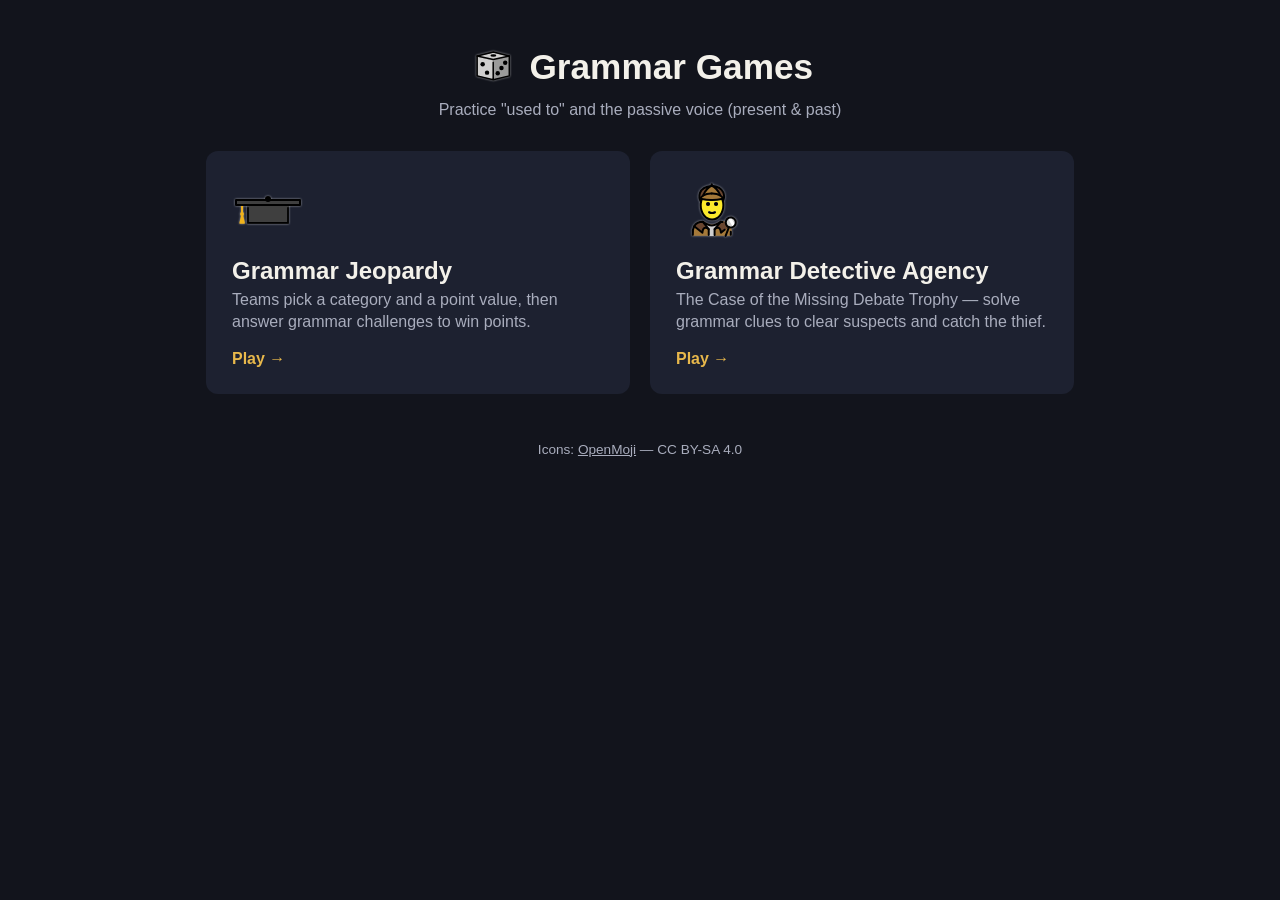
<file: index.html>
<!DOCTYPE html>
<html lang="en">
<head>
<meta charset="UTF-8">
<meta name="viewport" content="width=device-width, initial-scale=1.0">
<title>Grammar Games: Used To &amp; Passive Voice</title>
<style>
  :root {
    --bg: #12141c;
    --panel: #1d2130;
    --accent: #e8b84b;
    --text: #f3f1ea;
    --muted: #a9adbd;
    --radius: 12px;
  }
  * { box-sizing: border-box; }
  body {
    margin: 0;
    font-family: "Segoe UI", Verdana, Arial, sans-serif;
    background: var(--bg);
    color: var(--text);
    min-height: 100vh;
  }
  header { text-align: center; padding: 40px 16px 8px; }
  header h1 { margin: 0; font-size: 2.2rem; }
  header p { margin: 8px 0 0; color: var(--muted); }
  main {
    max-width: 900px;
    margin: 24px auto;
    padding: 0 16px;
    display: grid;
    grid-template-columns: repeat(auto-fit, minmax(260px, 1fr));
    gap: 20px;
  }
  .game-card {
    display: block;
    padding: 24px;
    background: var(--panel);
    border: 2px solid transparent;
    border-radius: var(--radius);
    color: inherit;
    text-decoration: none;
    transition: border-color 0.15s, transform 0.15s;
  }
  .game-card:hover, .game-card:focus-visible {
    border-color: var(--accent);
    transform: translateY(-2px);
    outline: none;
  }
  .game-card .icon img,
  .emoji { filter: drop-shadow(0 0 1px rgba(255, 255, 255, 0.55)); }
  .game-card .icon img { width: 72px; height: 72px; display: block; }
  .emoji { width: 1.5em; height: 1.5em; vertical-align: -0.4em; }
  footer { text-align: center; padding: 24px 16px; color: var(--muted); font-size: 0.85rem; }
  footer a { color: var(--muted); }
  .game-card h2 { margin: 8px 0 4px; }
  .game-card p { margin: 0; color: var(--muted); line-height: 1.4; }
  .game-card .play { display: inline-block; margin-top: 16px; color: var(--accent); font-weight: 600; }
</style>
</head>
<body>
  <header>
    <h1><img class="emoji" src="assets/openmoji/dice.svg" alt=""> Grammar Games</h1>
    <p>Practice "used to" and the passive voice (present &amp; past)</p>
  </header>

  <main>
    <a class="game-card" href="jeopardy/index.html">
      <div class="icon"><img src="assets/openmoji/graduation-cap.svg" alt=""></div>
      <h2>Grammar Jeopardy</h2>
      <p>Teams pick a category and a point value, then answer grammar challenges to win points.</p>
      <span class="play">Play →</span>
    </a>

    <a class="game-card" href="grammar-detective/index.html">
      <div class="icon"><img src="assets/openmoji/detective.svg" alt=""></div>
      <h2>Grammar Detective Agency</h2>
      <p>The Case of the Missing Debate Trophy — solve grammar clues to clear suspects and catch the thief.</p>
      <span class="play">Play →</span>
    </a>
  </main>

  <footer>Icons: <a href="https://openmoji.org/" target="_blank" rel="noopener">OpenMoji</a> — CC BY-SA 4.0</footer>
</body>
</html>
</file>
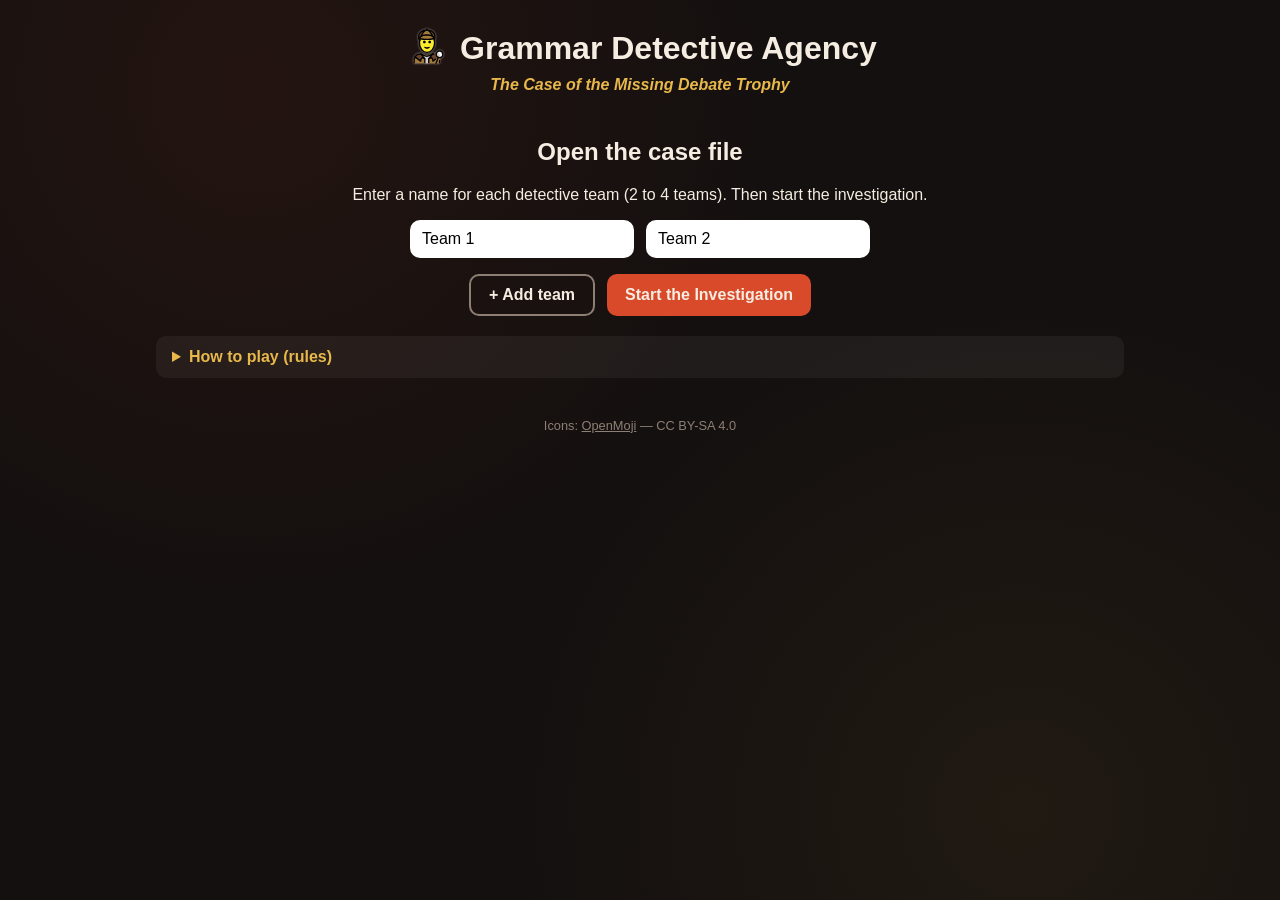
<file: grammar-detective/index.html>
<!DOCTYPE html>
<html lang="en">
<head>
<meta charset="UTF-8">
<meta name="viewport" content="width=device-width, initial-scale=1.0">
<title>Grammar Detective Agency: Used To &amp; Passive Voice</title>
<link rel="stylesheet" href="style.css">
</head>
<body>

  <header class="app-header">
    <h1><img class="emoji" src="../assets/openmoji/detective.svg" alt=""> Grammar Detective Agency</h1>
    <p class="subtitle">The Case of the Missing Debate Trophy</p>
  </header>

  <!-- SETUP SCREEN -->
  <section id="setup-screen" class="screen">
    <h2>Open the case file</h2>
    <p>Enter a name for each detective team (2 to 4 teams). Then start the investigation.</p>
    <div class="team-inputs" id="team-inputs">
      <input type="text" class="team-name-input" placeholder="Team 1 name" value="Team 1">
      <input type="text" class="team-name-input" placeholder="Team 2 name" value="Team 2">
    </div>
    <div class="setup-buttons">
      <button id="add-team-btn" class="btn secondary">+ Add team</button>
      <button id="start-game-btn" class="btn primary">Start the Investigation</button>
    </div>
    <details class="rules-details">
      <summary>How to play (rules)</summary>
      <ol>
        <li>Split the class into 2–4 detective teams.</li>
        <li>Read the case introduction and the list of suspects out loud.</li>
        <li>Read each grammar clue out loud, one at a time, in order.</li>
        <li>Teams try to answer using the correct grammar. Press "Reveal Answer" to check.</li>
        <li>Award the point to the team that answered correctly (or press "No one got it" — the clue unlocks either way, so the case keeps moving).</li>
        <li>Press "Next Clue" to continue. Each suspect has 2 clues — once both are revealed, watch the Suspects panel: that suspect turns <img class="emoji" src="../assets/openmoji/check.svg" alt=""> Cleared or <img class="emoji" src="../assets/openmoji/warning.svg" alt=""> Suspicious.</li>
        <li>When all 8 clues are unlocked, only one suspect should still be <img class="emoji" src="../assets/openmoji/warning.svg" alt=""> Suspicious. Click that suspect's card to close the case.</li>
        <li>The team that solves the case correctly wins 300 bonus points — but everyone can guess!</li>
      </ol>
    </details>
  </section>

  <!-- CASE SCREEN -->
  <section id="case-screen" class="screen hidden">
    <div class="scoreboard" id="scoreboard"></div>

    <div class="case-layout">
      <div class="case-main">
        <p class="progress-label" id="progress-label">Clue 1 of 8</p>

        <div class="clue-card">
          <p class="clue-category" id="clue-category"></p>
          <p class="clue-question" id="clue-question"></p>

          <button id="show-answer-btn" class="btn primary">Reveal Answer</button>

          <div id="answer-block" class="hidden">
            <p class="answer-label">Correct answer:</p>
            <p class="answer-text" id="answer-text"></p>

            <div id="award-section">
              <p class="award-label">Which team got it right?</p>
              <div id="award-buttons" class="award-buttons"></div>
              <button id="no-one-btn" class="btn secondary">No one got it</button>
            </div>

            <div id="unlock-block" class="unlock-block hidden">
              <p class="unlock-label"><img class="emoji" src="../assets/openmoji/unlock.svg" alt=""> New clue unlocked:</p>
              <p class="unlock-text" id="unlock-text"></p>
              <button id="next-clue-btn" class="btn primary">Next Clue</button>
            </div>
          </div>
        </div>
      </div>

      <aside class="case-sidebar">
        <div class="sidebar-block">
          <h3><img class="emoji" src="../assets/openmoji/people.svg" alt=""> Suspects</h3>
          <div id="suspects-list" class="suspects-list"></div>
        </div>
        <div class="sidebar-block">
          <h3><img class="emoji" src="../assets/openmoji/clipboard.svg" alt=""> Case File</h3>
          <ul id="case-file-list" class="case-file-list">
            <li class="empty-note">No clues yet. Solve the first question to begin.</li>
          </ul>
        </div>
      </aside>
    </div>

    <div class="game-controls">
      <button id="reset-game-btn" class="btn secondary">Restart game</button>
    </div>
  </section>

  <!-- ACCUSATION MODAL -->
  <div id="accusation-modal" class="modal hidden">
    <div class="modal-content wide">
      <h2><img class="emoji" src="../assets/openmoji/magnifier-left.svg" alt=""> Who did it?</h2>
      <p>Review the case file and the suspects, then choose who stole the trophy.</p>
      <div id="accusation-suspects" class="accusation-suspects"></div>
      <div id="accusation-feedback" class="accusation-feedback hidden"></div>
      <div id="bonus-section" class="bonus-section hidden">
        <p class="award-label">Which team solved the case? (+300 bonus points)</p>
        <div id="bonus-buttons" class="award-buttons"></div>
        <button id="no-bonus-btn" class="btn secondary">No team</button>
      </div>
      <div id="final-scores" class="final-scores hidden"></div>
      <button id="play-again-btn" class="btn primary hidden">Play again</button>
    </div>
  </div>

  <footer class="credits">Icons: <a href="https://openmoji.org/" target="_blank" rel="noopener">OpenMoji</a> — CC BY-SA 4.0</footer>

  <script src="script.js"></script>
</body>
</html>
</file>
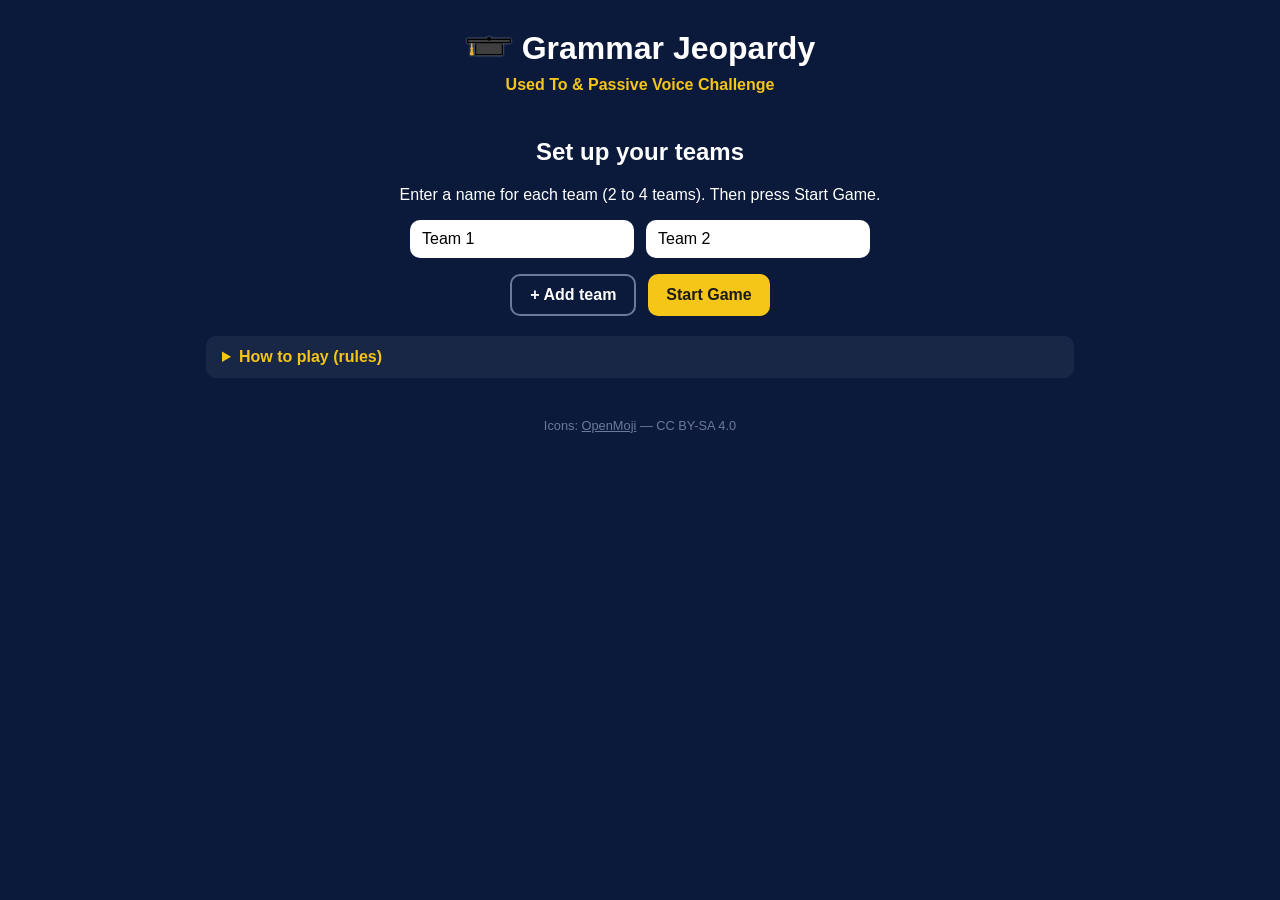
<file: jeopardy/index.html>
<!DOCTYPE html>
<html lang="en">
<head>
<meta charset="UTF-8">
<meta name="viewport" content="width=device-width, initial-scale=1.0">
<title>Grammar Jeopardy: Used To &amp; Passive Voice</title>
<link rel="stylesheet" href="style.css">
</head>
<body>

  <header class="app-header">
    <h1><img class="emoji" src="../assets/openmoji/graduation-cap.svg" alt=""> Grammar Jeopardy</h1>
    <p class="subtitle">Used To &amp; Passive Voice Challenge</p>
  </header>

  <!-- SETUP SCREEN -->
  <section id="setup-screen" class="screen">
    <h2>Set up your teams</h2>
    <p>Enter a name for each team (2 to 4 teams). Then press Start Game.</p>
    <div class="team-inputs" id="team-inputs">
      <input type="text" class="team-name-input" placeholder="Team 1 name" value="Team 1">
      <input type="text" class="team-name-input" placeholder="Team 2 name" value="Team 2">
    </div>
    <div class="setup-buttons">
      <button id="add-team-btn" class="btn secondary">+ Add team</button>
      <button id="start-game-btn" class="btn primary">Start Game</button>
    </div>
    <details class="rules-details">
      <summary>How to play (rules)</summary>
      <ol>
        <li>Split the class into 2–4 teams.</li>
        <li>Watch the turn banner above the board — it always shows whose turn it is to pick a category and a point value.</li>
        <li>Read the question out loud. The team has a short time to answer.</li>
        <li>Press "Show Answer" to reveal the correct sentence.</li>
        <li>Award the points to the team that answered correctly (or to whichever team answers correctly if the first team was wrong).</li>
        <li>Just like real Jeopardy: the team that answers correctly keeps control and picks the next question. If no one gets it, the turn passes to the next team.</li>
        <li>The question then disappears from the board.</li>
        <li>The game ends when all 20 questions have been played. The team with the most points wins.</li>
      </ol>
    </details>
  </section>

  <!-- GAME SCREEN -->
  <section id="game-screen" class="screen hidden">
    <div class="scoreboard" id="scoreboard"></div>

    <p class="turn-indicator" id="turn-indicator"></p>

    <div class="board-wrapper">
      <div class="board" id="board"></div>
    </div>

    <div class="game-controls">
      <button id="reset-game-btn" class="btn secondary">Restart game</button>
    </div>
  </section>

  <!-- QUESTION MODAL -->
  <div id="question-modal" class="modal hidden">
    <div class="modal-content">
      <p class="modal-category" id="modal-category"></p>
      <p class="modal-points" id="modal-points"></p>
      <p class="modal-question" id="modal-question"></p>

      <button id="show-answer-btn" class="btn primary">Show Answer</button>

      <div id="answer-block" class="hidden">
        <p class="modal-answer-label">Correct answer:</p>
        <p class="modal-answer" id="modal-answer"></p>

        <div id="award-section">
          <p class="award-label">Who got it right?</p>
          <div id="award-buttons" class="award-buttons"></div>

          <button id="no-one-btn" class="btn secondary">No one got it</button>
        </div>
      </div>
    </div>
  </div>

  <!-- FINAL SCORE MODAL -->
  <div id="final-modal" class="modal hidden">
    <div class="modal-content">
      <h2><img class="emoji" src="../assets/openmoji/trophy.svg" alt=""> Final Score</h2>
      <div id="final-scores"></div>
      <button id="play-again-btn" class="btn primary">Play again</button>
    </div>
  </div>

  <footer class="credits">Icons: <a href="https://openmoji.org/" target="_blank" rel="noopener">OpenMoji</a> — CC BY-SA 4.0</footer>

  <script src="script.js"></script>
</body>
</html>
</file>
<file: grammar-detective/style.css>
:root {
  --bg: #14100f;
  --panel: #201a18;
  --panel-light: #2a221f;
  --accent: #d94a2b;
  --gold: #e8b84b;
  --white: #f5ede1;
  --green: #3fa568;
  --gray: #8d7f74;
  --radius: 10px;
}

* { box-sizing: border-box; }

body {
  margin: 0;
  font-family: "Segoe UI", Verdana, Arial, sans-serif;
  background: var(--bg);
  background-image:
    radial-gradient(circle at 20% 10%, rgba(217,74,43,0.08), transparent 40%),
    radial-gradient(circle at 80% 90%, rgba(232,184,75,0.06), transparent 40%);
  color: var(--white);
  min-height: 100vh;
}

.app-header {
  text-align: center;
  padding: 24px 16px 8px;
}

.app-header h1 {
  margin: 0;
  font-size: 2rem;
}

.subtitle {
  margin: 4px 0 0;
  color: var(--gold);
  font-weight: 600;
  font-style: italic;
}

.screen {
  max-width: 1000px;
  margin: 0 auto;
  padding: 16px;
}

.hidden { display: none !important; }

/* Setup screen */
#setup-screen { text-align: center; }

.team-inputs {
  display: flex;
  flex-wrap: wrap;
  gap: 12px;
  justify-content: center;
  margin: 16px 0;
}

.team-name-input {
  padding: 10px 12px;
  border-radius: var(--radius);
  border: none;
  font-size: 1rem;
  min-width: 160px;
}

.setup-buttons {
  display: flex;
  gap: 12px;
  justify-content: center;
  flex-wrap: wrap;
  margin-bottom: 20px;
}

.btn {
  padding: 10px 18px;
  border-radius: var(--radius);
  border: none;
  font-size: 1rem;
  font-weight: 600;
  cursor: pointer;
}

.btn.primary { background: var(--accent); color: var(--white); }
.btn.primary:hover { filter: brightness(1.1); }

.btn.secondary {
  background: transparent;
  color: var(--white);
  border: 2px solid var(--gray);
}
.btn.secondary:hover { border-color: var(--white); }

.rules-details {
  text-align: left;
  background: rgba(255,255,255,0.05);
  border-radius: var(--radius);
  padding: 12px 16px;
  margin-top: 8px;
}

.rules-details summary {
  cursor: pointer;
  font-weight: 600;
  color: var(--gold);
}

.rules-details ol { margin: 10px 0 0; padding-left: 20px; }
.rules-details li { margin-bottom: 6px; }

/* Scoreboard */
.scoreboard {
  display: flex;
  flex-wrap: wrap;
  justify-content: center;
  gap: 12px;
  margin-bottom: 18px;
}

.score-card {
  background: var(--panel);
  border: 1px solid var(--panel-light);
  border-radius: var(--radius);
  padding: 10px 18px;
  text-align: center;
  min-width: 120px;
}

.score-card .team-label { font-size: 0.85rem; color: var(--gray); }
.score-card .team-score { font-size: 1.4rem; font-weight: 700; color: var(--gold); }

/* Case layout */
.case-layout {
  display: grid;
  grid-template-columns: 1fr 320px;
  gap: 18px;
}

@media (max-width: 800px) {
  .case-layout { grid-template-columns: 1fr; }
}

.progress-label {
  color: var(--gold);
  font-weight: 700;
  text-transform: uppercase;
  letter-spacing: 0.04em;
  font-size: 0.85rem;
  margin-bottom: 8px;
}

.clue-card {
  background: var(--panel);
  border: 1px solid var(--panel-light);
  border-radius: var(--radius);
  padding: 24px;
}

.clue-category {
  color: var(--accent);
  font-weight: 700;
  text-transform: uppercase;
  font-size: 0.8rem;
  margin: 0 0 8px;
}

.clue-question {
  font-size: 1.2rem;
  line-height: 1.5;
  white-space: pre-line;
  margin-bottom: 18px;
}

.answer-label { color: var(--gray); margin-bottom: 4px; }

.answer-text {
  font-size: 1.15rem;
  font-weight: 700;
  color: var(--green);
  margin-bottom: 18px;
}

.award-label { color: var(--gray); margin-bottom: 8px; }

.award-buttons {
  display: flex;
  flex-wrap: wrap;
  gap: 10px;
  margin-bottom: 12px;
}

.award-buttons .btn { background: var(--green); color: var(--white); }

#no-one-btn,
#no-bonus-btn {
  background: var(--panel-light);
  border: none;
  color: var(--white);
}

.unlock-block {
  margin-top: 20px;
  padding-top: 18px;
  border-top: 1px dashed var(--panel-light);
}

.unlock-label {
  color: var(--gold);
  font-weight: 700;
  margin-bottom: 6px;
}

.unlock-text {
  line-height: 1.5;
  margin-bottom: 16px;
}

/* Sidebar */
.case-sidebar {
  display: flex;
  flex-direction: column;
  gap: 16px;
}

.sidebar-block {
  background: var(--panel);
  border: 1px solid var(--panel-light);
  border-radius: var(--radius);
  padding: 16px;
}

.sidebar-block h3 {
  margin: 0 0 12px;
  font-size: 0.95rem;
  color: var(--gold);
}

.suspects-list {
  display: flex;
  flex-direction: column;
  gap: 10px;
}

.suspect-mini {
  display: flex;
  align-items: center;
  gap: 10px;
  background: var(--panel-light);
  border-radius: 8px;
  padding: 8px 10px;
}

.suspect-mini {
  align-items: flex-start;
  flex-wrap: wrap;
}

.suspect-mini .icon { font-size: 1.4rem; }
.suspect-mini .name { font-weight: 700; font-size: 0.9rem; }
.suspect-mini .role { font-size: 0.78rem; color: var(--gray); }

.suspect-mini .info { flex: 1; min-width: 0; }

.status-badge {
  display: inline-block;
  margin-top: 4px;
  padding: 2px 8px;
  border-radius: 999px;
  font-size: 0.72rem;
  font-weight: 700;
  text-transform: uppercase;
  letter-spacing: 0.02em;
}

.status-badge.unknown {
  background: rgba(141,127,116,0.25);
  color: var(--gray);
}

.status-badge.cleared {
  background: rgba(63,165,104,0.2);
  color: var(--green);
}

.status-badge.suspicious {
  background: rgba(217,74,43,0.2);
  color: var(--accent);
}

.suspect-card .status-badge { margin-top: 8px; }

.case-file-list {
  list-style: none;
  margin: 0;
  padding: 0;
  display: flex;
  flex-direction: column;
  gap: 10px;
}

.case-file-list li {
  background: var(--panel-light);
  border-left: 3px solid var(--accent);
  border-radius: 6px;
  padding: 8px 10px;
  font-size: 0.85rem;
  line-height: 1.4;
}

.case-file-list .empty-note {
  border-left-color: var(--gray);
  color: var(--gray);
  font-style: italic;
}

.game-controls {
  text-align: center;
  margin-top: 24px;
}

/* Modal */
.modal {
  position: fixed;
  inset: 0;
  background: rgba(0,0,0,0.8);
  display: flex;
  align-items: center;
  justify-content: center;
  padding: 16px;
  z-index: 50;
}

.modal-content {
  background: var(--panel);
  border: 1px solid var(--panel-light);
  border-radius: var(--radius);
  padding: 28px;
  max-width: 560px;
  width: 100%;
  text-align: center;
}

.modal-content.wide { max-width: 760px; }

.accusation-suspects {
  display: grid;
  grid-template-columns: repeat(auto-fit, minmax(160px, 1fr));
  gap: 14px;
  margin: 20px 0;
}

.suspect-card {
  background: var(--panel-light);
  border: 2px solid transparent;
  border-radius: var(--radius);
  padding: 16px 10px;
  cursor: pointer;
  text-align: center;
}

.suspect-card:hover { border-color: var(--gold); }

.suspect-card .icon { font-size: 2.2rem; display: block; margin-bottom: 8px; }
.suspect-card .name { font-weight: 700; }
.suspect-card .role { font-size: 0.8rem; color: var(--gray); margin-top: 4px; }

.accusation-feedback {
  text-align: left;
  background: var(--panel-light);
  border-radius: var(--radius);
  padding: 16px;
  margin-bottom: 16px;
  line-height: 1.5;
}

.accusation-feedback.correct { border-left: 4px solid var(--green); }
.accusation-feedback.wrong { border-left: 4px solid var(--accent); }

.bonus-section .award-buttons { justify-content: center; }

.accusation-suspects.closed .suspect-card { cursor: default; }
.accusation-suspects.closed .suspect-card:hover { border-color: transparent; }

.final-scores {
  text-align: left;
  background: var(--panel-light);
  border-radius: var(--radius);
  padding: 16px;
  margin-bottom: 16px;
}

.final-scores h3 { margin: 0 0 8px; text-align: center; }

.final-scores .final-row {
  display: flex;
  justify-content: space-between;
  padding: 8px 0;
  border-bottom: 1px solid var(--panel);
  font-size: 1.1rem;
}

.final-scores .final-row:last-child { border-bottom: none; }

@media (max-width: 640px) {
  .app-header h1 { font-size: 1.5rem; }
}

/* OpenMoji images used instead of system emojis */
.emoji {
  width: 1.5em;
  height: 1.5em;
  vertical-align: -0.4em;
  /* light halo so OpenMoji's black outlines stay visible on the dark theme */
  filter: drop-shadow(0 0 1px rgba(255, 255, 255, 0.55));
}

.credits {
  text-align: center;
  padding: 24px 16px;
  color: var(--gray);
  font-size: 0.8rem;
}

.credits a { color: inherit; }

.suspect-mini .icon .emoji { width: 2em; height: 2em; }
.suspect-card .icon .emoji { width: 1.6em; height: 1.6em; margin: 0 auto; display: block; }
</file>
<file: jeopardy/style.css>
:root {
  --bg: #0b1a3a;
  --board-blue: #0f2a5c;
  --accent: #f5c518;
  --white: #ffffff;
  --green: #2e9e5b;
  --red: #d9483a;
  --gray: #6b7a99;
  --radius: 10px;
}

* { box-sizing: border-box; }

body {
  margin: 0;
  font-family: "Segoe UI", Verdana, Arial, sans-serif;
  background: var(--bg);
  color: var(--white);
  min-height: 100vh;
}

.app-header {
  text-align: center;
  padding: 24px 16px 8px;
}

.app-header h1 {
  margin: 0;
  font-size: 2rem;
}

.subtitle {
  margin: 4px 0 0;
  color: var(--accent);
  font-weight: 600;
}

.screen {
  max-width: 900px;
  margin: 0 auto;
  padding: 16px;
}

.hidden { display: none !important; }

/* Setup screen */
#setup-screen {
  text-align: center;
}

.team-inputs {
  display: flex;
  flex-wrap: wrap;
  gap: 12px;
  justify-content: center;
  margin: 16px 0;
}

.team-name-input {
  padding: 10px 12px;
  border-radius: var(--radius);
  border: none;
  font-size: 1rem;
  min-width: 160px;
}

.setup-buttons {
  display: flex;
  gap: 12px;
  justify-content: center;
  flex-wrap: wrap;
  margin-bottom: 20px;
}

.btn {
  padding: 10px 18px;
  border-radius: var(--radius);
  border: none;
  font-size: 1rem;
  font-weight: 600;
  cursor: pointer;
}

.btn.primary {
  background: var(--accent);
  color: #1a1a1a;
}

.btn.primary:hover { filter: brightness(1.08); }

.btn.secondary {
  background: transparent;
  color: var(--white);
  border: 2px solid var(--gray);
}

.btn.secondary:hover { border-color: var(--white); }

.rules-details {
  text-align: left;
  background: rgba(255,255,255,0.06);
  border-radius: var(--radius);
  padding: 12px 16px;
  margin-top: 8px;
}

.rules-details summary {
  cursor: pointer;
  font-weight: 600;
  color: var(--accent);
}

.rules-details ol { margin: 10px 0 0; padding-left: 20px; }
.rules-details li { margin-bottom: 6px; }

/* Scoreboard */
.scoreboard {
  display: flex;
  flex-wrap: wrap;
  justify-content: center;
  gap: 12px;
  margin-bottom: 20px;
}

.score-card {
  background: rgba(255,255,255,0.08);
  border-radius: var(--radius);
  padding: 10px 18px;
  text-align: center;
  min-width: 120px;
  border: 2px solid transparent;
  transition: border-color 0.2s ease;
}

.score-card.active-turn {
  border-color: var(--accent);
  background: rgba(245,197,24,0.12);
}

.score-card .team-label {
  font-size: 0.85rem;
  color: var(--gray);
}

.score-card .team-score {
  font-size: 1.4rem;
  font-weight: 700;
  color: var(--accent);
}

.turn-indicator {
  text-align: center;
  font-weight: 700;
  color: var(--accent);
  margin: -8px 0 16px;
}

/* Board */
.board-wrapper {
  overflow-x: auto;
}

.board {
  display: grid;
  grid-template-columns: repeat(4, minmax(140px, 1fr));
  gap: 8px;
  min-width: 600px;
}

.category-header {
  background: var(--board-blue);
  padding: 10px 6px;
  text-align: center;
  font-weight: 700;
  font-size: 0.85rem;
  border-radius: 6px;
  text-transform: uppercase;
  letter-spacing: 0.03em;
}

.cell {
  background: var(--board-blue);
  border: 2px solid #14346e;
  border-radius: 6px;
  color: var(--accent);
  font-size: 1.3rem;
  font-weight: 800;
  padding: 20px 0;
  text-align: center;
  cursor: pointer;
}

.cell:hover { background: #163671; }

.cell.used {
  background: transparent;
  border-color: #14346e;
  color: #234066;
  cursor: default;
  pointer-events: none;
}

.game-controls {
  text-align: center;
  margin-top: 24px;
}

/* Modal */
.modal {
  position: fixed;
  inset: 0;
  background: rgba(0,0,0,0.75);
  display: flex;
  align-items: center;
  justify-content: center;
  padding: 16px;
  z-index: 50;
}

.modal-content {
  background: var(--board-blue);
  border-radius: var(--radius);
  padding: 28px;
  max-width: 560px;
  width: 100%;
  text-align: center;
}

.modal-category {
  color: var(--accent);
  font-weight: 700;
  text-transform: uppercase;
  margin: 0;
  font-size: 0.9rem;
}

.modal-points {
  color: var(--gray);
  margin: 4px 0 16px;
}

.modal-question {
  font-size: 1.25rem;
  line-height: 1.5;
  margin-bottom: 20px;
  white-space: pre-line;
}

.modal-answer-label {
  color: var(--gray);
  margin-bottom: 4px;
}

.modal-answer {
  font-size: 1.2rem;
  font-weight: 700;
  color: var(--green);
  margin-bottom: 18px;
}

.award-label {
  margin-bottom: 8px;
  color: var(--gray);
}

.award-buttons {
  display: flex;
  flex-wrap: wrap;
  gap: 10px;
  justify-content: center;
  margin-bottom: 14px;
}

.award-buttons .btn {
  background: var(--green);
  color: var(--white);
}

#no-one-btn {
  background: var(--red);
  border: none;
  color: var(--white);
}

#final-scores {
  margin: 16px 0 24px;
  font-size: 1.1rem;
}

#final-scores .final-row {
  display: flex;
  justify-content: space-between;
  padding: 6px 0;
  border-bottom: 1px solid rgba(255,255,255,0.15);
}

@media (max-width: 640px) {
  .app-header h1 { font-size: 1.5rem; }
}

/* OpenMoji images used instead of system emojis */
.emoji {
  width: 1.5em;
  height: 1.5em;
  vertical-align: -0.4em;
  /* light halo so OpenMoji's black outlines stay visible on the dark theme */
  filter: drop-shadow(0 0 1px rgba(255, 255, 255, 0.55));
}

.credits {
  text-align: center;
  padding: 24px 16px;
  color: var(--gray);
  font-size: 0.8rem;
}

.credits a { color: inherit; }
</file>
